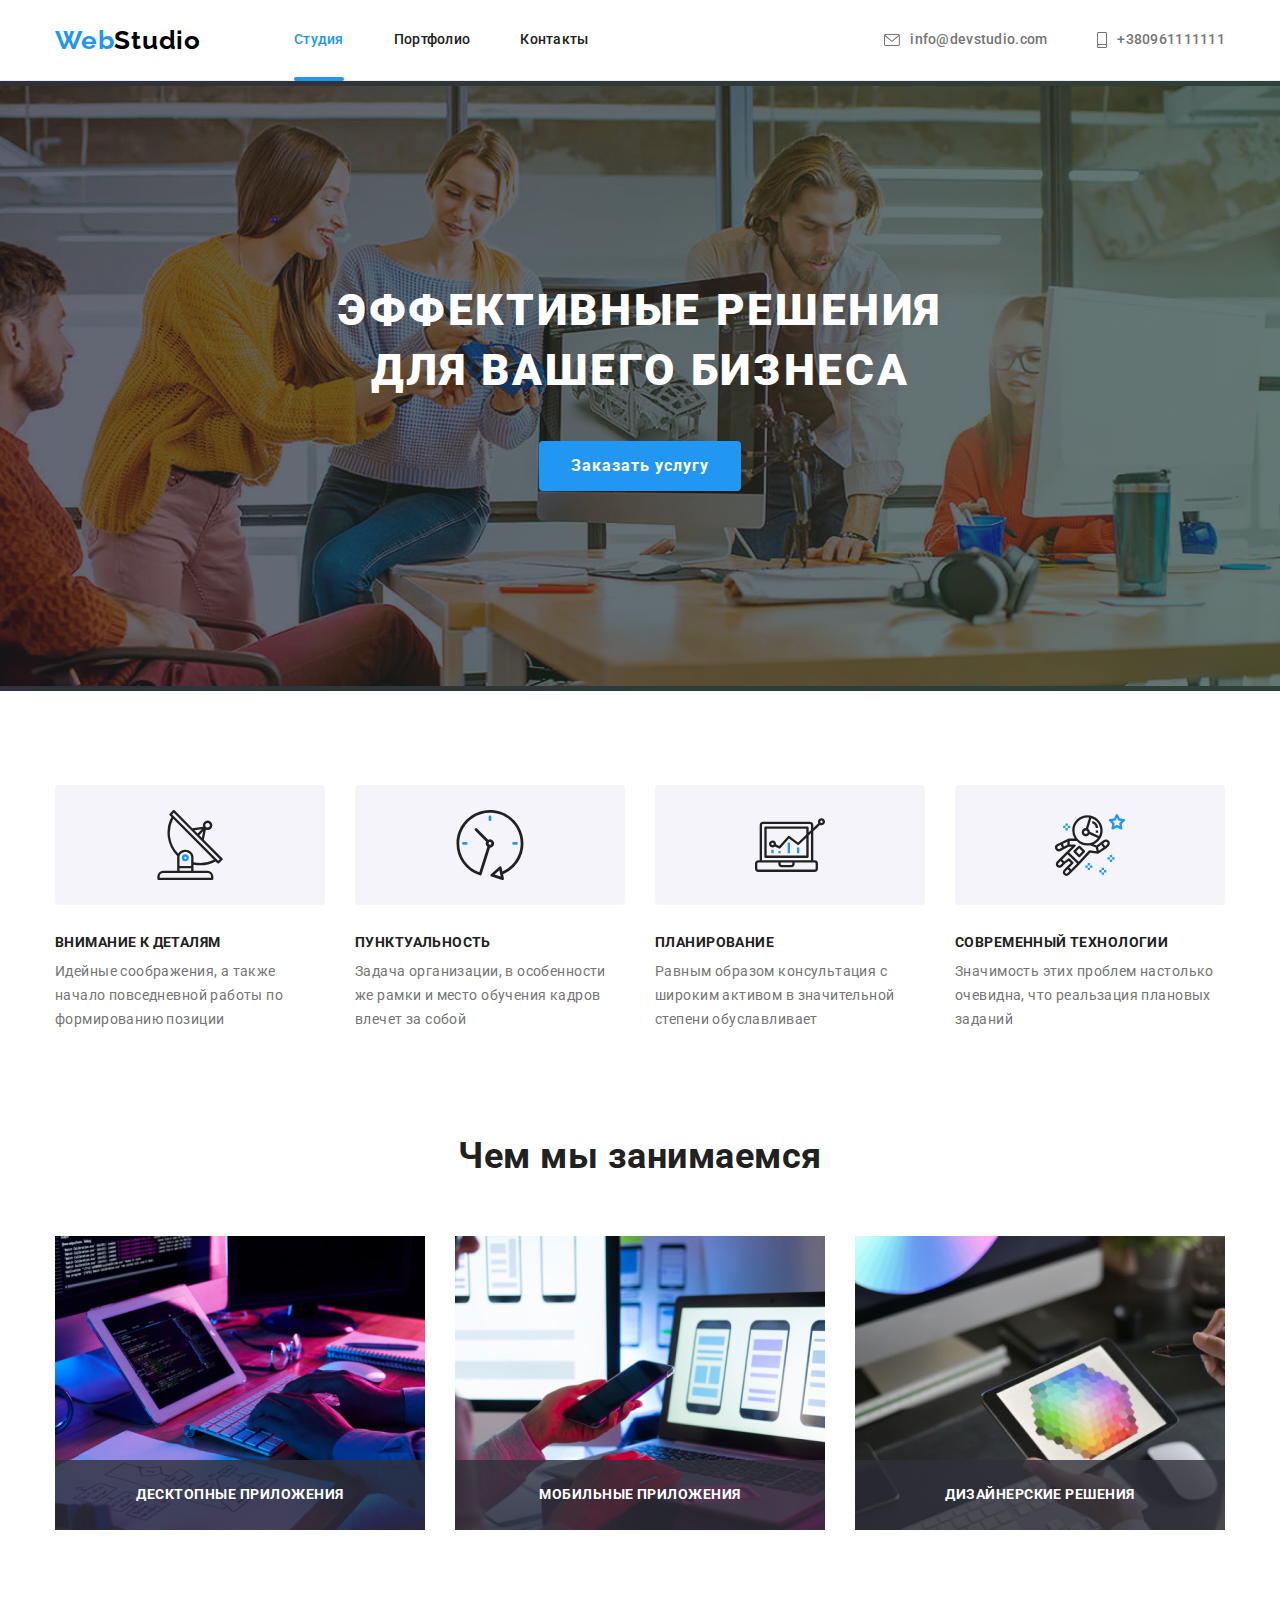
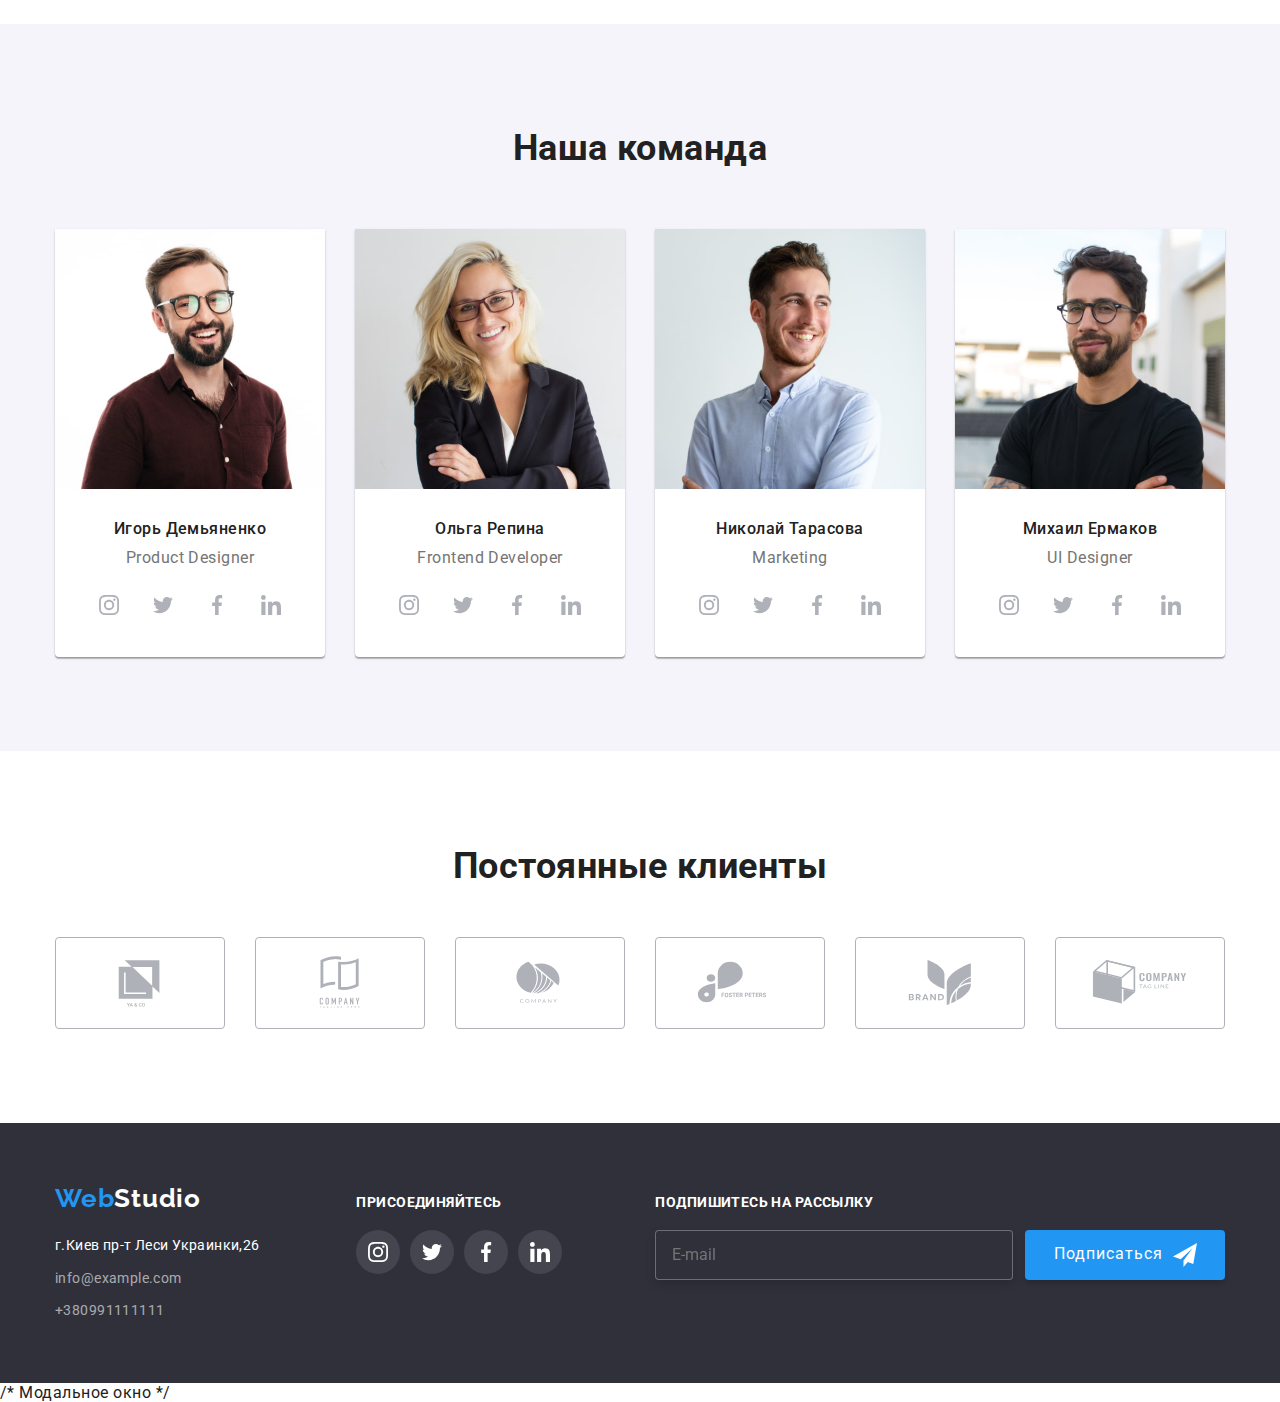
<file: index.html>
<!DOCTYPE html>
<html lang="ru">

<head>
    <meta charset="UTF-8">
    <meta http-equiv="X-UA-Compatible" content="IE=edge">
    <meta name="viewport" content="width=device-width, initial-scale=1.0">
    <title>WebStudio</title>
    <link rel="preconnect" href="https://fonts.googleapis.com">
    <link rel="preconnect" href="https://fonts.gstatic.com" crossorigin>
    <link
        href="https://fonts.googleapis.com/css2?family=Raleway:wght@700&family=Roboto:wght@400;500;700;900&display=swap"
        rel="stylesheet">
    <link rel="stylesheet" href="https://cdn.jsdelivr.net/npm/modern-normalize@1.1.0/modern-normalize.min.css">
    <link rel="stylesheet" href="./CSS/styles.css">
</head>

<body>
    <header class="header">
        <div class="container page-header">
            <nav class="nav">
                <a href="./index.html" class="logo" class="link"><span class="logo-accept">Web</span><span>Studio</span>
                </a>
                <ul class="nav-list-list" class="list-list">
                    <li class=" nav-item">
                        <a class="nav-link current link" href="./index.html">Студия</a></li>
                    <li class="nav-item">
                        <a class="nav-link link" href="./portfolio.html" class="link">Портфолио</a></li>
                    <li class="nav-item">
                        <a class="nav-link link" href="" class="link">Контакты</a></li>
                </ul>
            </nav>

            <ul class="header-contact-list">
                <li class="header-contact-item">
                    <a class="header-mail link" href="maito:info@devstudio.com" class="link">
                        <svg class="thumb-icons" width="16" height="12">
                            <use class="thumb-icons-list" href="./images/icons.svg#icon-envelope-hover">
                            </use>
                        </svg>
                        info@devstudio.com
                    </a>
                </li>
                <li class="header-contact-item">
                    <a class="header-phone link" href="tel:+380961111111" class="link">
                        <svg class="thumb-icons" width="10" height="16">
                            <use class="thumb-icons-list" href="./images/icons.svg#icon-smartphone"></use>
                        </svg>
                        +380961111111
                    </a>
                </li>
            </ul>
        </div>
    </header>
    <main class="main">
        <section class="hero">
            <div class="container">
                <h1 class="hero-title">ЭФФЕКТИВНЫЕ РЕШЕНИЯ<br> ДЛЯ ВАШЕГО БИЗНЕСА</h1>
                <button class=" hero-button" type="button" data-modal-open>Заказать услугу</button>
            </div>
        </section>
        <section class="section">
            <div class="container">
                <h2 hidden>Наши преимущества</h2>
                <ul class="features-list list">
                    <li class="feature-item">
                        <div class="feature-thumb">
                            <svg class="feature-icons" width="70" height="70">
                                <use href="./images/icons.svg#icon-antenna"></use>
                            </svg>
                        </div>
                        <h3 class=" features-title">ВНИМАНИЕ К ДЕТАЛЯМ</h3>
                        <p class="feature-text">Идейные соображения, а также начало повседневной
                            работы по
                            формированию
                            позиции</p>
                    </li>
                    <li class="feature-item">
                        <div class="feature-thumb">
                            <svg class="feature-icons" width="70" height="70">
                                <use href="./images/icons.svg#icon-clock"></use>
                            </svg>
                        </div>
                        <h3 class="features-title">
                            ПУНКТУАЛЬНОСТЬ</h3>
                        <p class="feature-text">Задача организации, в особенности же рамки и место
                            обучения
                            кадров
                            влечет
                            за собой</p>
                    </li>
                    <li class="feature-item">
                        <div class="feature-thumb">
                            <svg class="feature-icons" width="70" height="70">
                                <use href="./images/icons.svg#icon-diagram"></use>
                            </svg>
                        </div>
                        <h3 class="features-title">
                            ПЛАНИРОВАНИЕ
                        </h3>
                        <p class="feature-text">Равным образом консультация с широким активом в
                            значительной
                            степени
                            обуславливает</p>
                    </li>
                    <li class="feature-item">
                        <div class="feature-thumb">
                            <svg class="feature-icons" width="70" height="70">
                                <use href="./images/icons.svg#icon-astronaut"></use>
                            </svg>
                        </div>
                        <h3 class="features-title">СОВРЕМЕННЫЙ
                            ТЕХНОЛОГИИ</h3>
                        <p class="feature-text">Значимость этих проблем настолько очевидна, что
                            реальзация
                            плановых
                            заданий
                        </p>
                    </li>
                </ul>
            </div>

        </section>
        <section class="section services">
            <div class="container">
                <h2 class="services-title">Чем мы занимаемся</h2>
                <ul class="services-list list">
                    <li class="services-item">
                        <img class="services-pic" src="./images/img (1).jpg" alt="Программирование" width="370">
                        <p class="services-text">Десктопные приложения</p>
                    </li>
                    <li class="services-item">
                        <img class="services-pic" src="./images/img (2).jpg" alt="Мобильные приложения" width="370">
                        <p class="services-text">Мобильные приложения</p>
                    </li>
                    <li class="services-item">
                        <img class="services-pic" src="./images/img (3).jpg" alt="Графический дизайн" width="370">
                        <p class="services-text"> Дизайнерские решения</p>
                    </li>
                </ul>
            </div>
        </section>
        <section class="team section">
            <div class="container">
                <h2 class="team-title">Наша команда</h2>
                <ul class="team-list list">
                    <li class="team-iteam">
                        <img class="team-pic" src="./images/img (4).jpg" alt="Игорь Демьяненко" width="270">
                        <div class="worker">
                            <h3 class="team-names">Игорь Демьяненко</h3>
                            <p class="team-text">Product Designer</p>
                            <ul class="worker-media">
                                <li class="worker-media-list">
                                    <a class="worker-media-list-icon" href="">
                                        <svg class="worker-icon" width="20" height="20">
                                            <use href="./images/icons.svg#icon-instagram-2-3"></use>
                                        </svg> </a> </li>
                                <li class="worker-media-list">
                                    <a class="worker-media-list-icon" href="">
                                        <svg class="worker-icon" width="20" height="20">
                                            <use href="./images/icons.svg#icon-twitter"></use>
                                        </svg>
                                    </a>
                                </li>
                                <li class="worker-media-list">
                                    <a class="worker-media-list-icon" href="">
                                        <svg class="worker-icon" width="20" height="20">
                                            <use href="./images/icons.svg#icon-facebook-1"></use>
                                        </svg>
                                    </a>
                                </li>
                                <li class="worker-media-list">
                                    <a class="worker-media-list-icon" href="">
                                        <svg class="worker-icon" width="20" height="20">
                                            <use href="./images/icons.svg#icon-linkedin"></use>
                                        </svg>
                                    </a>
                            </ul>
                        </div>
                    </li>
                    <li class="team-iteam">
                        <img class="team-pic" src="./images/img (5).jpg" alt="Ольга Репина" width="270">
                        <div class="worker">
                            <h3 class="team-names">Ольга Репина</h3>
                            <p class="team-text">Frontend Developer</p>
                            <ul class="worker-media">
                                <li class="worker-media-list">
                                    <a class="worker-media-list-icon" href="">
                                        <svg class="worker-icon" width="20" height="20">
                                            <use href="./images/icons.svg#icon-instagram-2-3"></use>
                                        </svg>
                                    </a>
                                </li>
                                <li class="worker-media-list">
                                    <a class="worker-media-list-icon" href="">
                                        <svg class="worker-icon" width="20" height="20">
                                            <use href="./images/icons.svg#icon-twitter""></use>
                                        </svg>
                                    </a>
                                </li>
                                <li class=" worker-media-list">
                                                <a class="worker-media-list-icon" href="">
                                                    <svg class="worker-icon" width="20" height="20">
                                                        <use href="./images/icons.svg#icon-facebook-1"></use>
                                                    </svg>
                                                </a>
                                </li>
                                <li class="worker-media-list">
                                    <a class="worker-media-list-icon" href="">
                                        <svg class="worker-icon" width="20" height="20">
                                            <use href="./images/icons.svg#icon-linkedin""></use>
                                    </svg>
                                </a>
                                </li>
                            </ul>
                        </div>
                    
                    <li class=" team-iteam">
                                                <img class="team-pic" src="./images/img (6).jpg" alt="Николай Тарасова"
                                                    width="270">
                                                <div class="worker">
                                                    <h3 class="team-names">Николай Тарасова</h3>
                                                    <p class="team-text">Marketing</p>
                                                    <ul class="worker-media">
                                                        <li class="worker-media-list">
                                                            <a class="worker-media-list-icon" href="">
                                                                <svg class="worker-icon" width="20" height="20">
                                                                    <use href="./images/icons.svg#icon-instagram-2-3">
                                                                    </use>
                                                                </svg>
                                                            </a>
                                                        </li>
                                                        <li class="worker-media-list">
                                                            <a class="worker-media-list-icon" href="">
                                                                <svg class="worker-icon" width="20" height="20">
                                                                    <use href="./images/icons.svg#icon-twitter""></use>
                                        </svg>
                                    </a>
                                </li>
                                <li class=" worker-media-list">
                                                                        <a class="worker-media-list-icon" href="">
                                                                            <svg class="worker-icon" width="20"
                                                                                height="20">
                                                                                <use
                                                                                    href="./images/icons.svg#icon-facebook-1">
                                                                                </use>
                                                                            </svg>
                                                                        </a>
                                                        </li>
                                                        <li class="worker-media-list">
                                                            <a class="worker-media-list-icon" href="">
                                                                <svg class="worker-icon" width="20" height="20">
                                                                    <use href="./images/icons.svg#icon-linkedin""></use>
                                    </svg>
                                </a>
                            </ul>
                        </div>
                    </li>
                    <li class=" team-iteam">
                                                                        <img class="team-pic" src="./images/img (7).jpg"
                                                                            alt="Михаил Ермаков" width="270">
                                                                        <div class="worker">
                                                                            <h3 class="team-names">Михаил Ермаков</h3>
                                                                            <p class="team-text">UI Designer</p>
                                                                            <ul class="worker-media">
                                                                                <li class="worker-media-list">
                                                                                    <a class="worker-media-list-icon"
                                                                                        href="">
                                                                                        <svg class="worker-icon"
                                                                                            width="20" height="20">
                                                                                            <use
                                                                                                href="./images/icons.svg#icon-instagram-2-3">
                                                                                            </use>
                                                                                        </svg>
                                                                                    </a>
                                                                                </li>
                                                                                <li class="worker-media-list">
                                                                                    <a class="worker-media-list-icon"
                                                                                        href="">
                                                                                        <svg class="worker-icon"
                                                                                            width="20" height="20">
                                                                                            <use href="./images/icons.svg#icon-twitter""></use>
                                        </svg>
                                    </a>
                                </li>
                                <li class=" worker-media-list">
                                                                                                <a class="worker-media-list-icon"
                                                                                                    href="">
                                                                                                    <svg class="worker-icon"
                                                                                                        width="20"
                                                                                                        height="20">
                                                                                                        <use
                                                                                                            href="./images/icons.svg#icon-facebook-1">
                                                                                                        </use>
                                                                                                    </svg>
                                                                                                </a>
                                                                                </li>
                                                                                <li class="worker-media-list">
                                                                                    <a class="worker-media-list-icon"
                                                                                        href="">
                                                                                        <svg class="worker-icon"
                                                                                            width="20" height="20">
                                                                                            <use
                                                                                                href="./images/icons.svg#icon-linkedin">
                                                                                            </use>
                                                                                        </svg>
                                                                                    </a>
                                                                            </ul>
                                                                        </div>
                                                        </li>
                                                    </ul>
                                                </div>
        </section>
        <section class="clients">
            <div class="container">
                <h2 class="clients-title">Постоянные клиенты</h2>
                <ul class="clients-list">
                    <li class="clients-logo">
                        <a class="clients-logo-icon" href="">
                            <svg class="clients-logo-icons" width="106" height="60">
                                <use href="./images/icons.svg#icon-Logo-1"></use>
                            </svg>
                        </a>
                    </li>
                    <li class="clients-logo">
                        <a class="clients-logo-icon" href="">
                            <svg class="clients-logo-icons" width="106" height="60">
                                <use href="./images/icons.svg#icon-Logo-2"></use>
                            </svg>
                        </a>
                    </li>

                    <li class="clients-logo">
                        <a class="clients-logo-icon" href="">
                            <svg class="clients-logo-icons" width="106" height="60">
                                <use href="./images/icons.svg#icon-Logo-3"></use>
                            </svg>
                        </a>
                    </li>
                    <li class="clients-logo">
                        <a class="clients-logo-icon" href="">
                            <svg class="clients-logo-icons" width="106" height="60">
                                <use href="./images/icons.svg#icon-Logo-4"></use>
                            </svg>
                        </a>
                    </li>
                    <li class="clients-logo">
                        <a class="clients-logo-icon" href="">
                            <svg class="clients-logo-icons" width="106" height="60">
                                <use href="./images/icons.svg#icon-Logo-5"></use>
                            </svg>
                        </a>
                    </li>
                    <li class="clients-logo">
                        <a class="clients-logo-icon" href="">
                            <svg class="clients-logo-icons" width="106" height="60">
                                <use href="./images/icons.svg#icon-Logo-6"></use>
                            </svg>
                        </a>
                    </li>
                </ul>
            </div>
        </section>
    </main>
    <footer class="footer">
        <div class="container footer-container">

            <div class="adress">
                <a class="footer-logo" href="./index.html" class="logo"><span class="logo-accept">Web</span><span
                        class="Studio">Studio</span>
                </a>
                <address class="footer-adress">
                    <ul class="footer-list">
                        <li class="footer-item">
                            <a class="footer-adress-link"
                                href="https://www.google.com/maps/search/%D0%BF%D1%80%D0%BE%D1%81%D0%BF%D0%B5%D0%BA%D1%82+%D0%BB%D0%B5%D1%81%D0%B8+%D1%83%D0%BA%D1%80%D0%B0%D0%B8%D0%BD%D0%BA%D0%B8+26/@50.4728094,30.4184101,12z/data=!3m1!4b1">г.Киев
                                пр-т Леси Украинки,26
                            </a>
                        </li>
                        <li class="footer-item">
                            <a class="footer-mail-link" href="mailto:info@example.com">info@example.com
                            </a>
                        </li>
                        <li class="footer-item"><a class="footer-tel-link" href="tel:+380991111111">+380991111111</a>
                        </li>
                    </ul>
                </address>
            </div>
            <div class="social-footer">
                <h3 class="footer-join">ПРИСОЕДИНЯЙТЕСЬ </h3>
                <ul class="socials-footer-list">
                    <li class="social-footer-iteam">
                        <a class="social-footer-link link" href="">
                            <svg class="footer-icon" width="20" height="20">
                                <use href="./images/icons.svg#icon-instagram-2-4"></use>
                            </svg>
                        </a>
                    </li>
                    <li class="social-footer-iteam">
                        <a class="social-footer-link link" href="">
                            <svg class="footer-icon" width="20" height="20">
                                <use href="./images/icons.svg#icon-twitter-1-5"></use>
                            </svg>
                        </a>
                    </li>
                    <li class="social-footer-iteam">
                        <a class="social-footer-link link" href="">
                            <svg class="footer-icon" width="20" height="20">
                                <use href="./images/icons.svg#icon-facebook"></use>
                            </svg>
                        </a>
                    </li>
                    <li class="social-footer-iteam ">
                        <a class="social-footer-link link" href="">
                            <svg class="footer-icon" width="20" height="20">
                                <use href="./images/icons.svg#icon-linkedin-1-4"></use>
                            </svg>
                        </a>
                    </li>
                </ul>
            </div>

            <form class="form-footer">
                <p class="form-footer-title">Подпишитесь на рассылку</p>
                <div class="from-footer-field">
                    <input type="email" name="mail" id="mail-foot" placeholder="E-mail">
                    <button type="submit" class="form-footer-button">Подписаться
                        <svg class="form-footer-icon">
                            <use href="./images/icons.svg#icon-send"></use>
                        </svg>
                    </button>
            </form>
        </div>
        </div>
    </footer>
    /* Модальное окно */
    <div class="backdrop is-hidden" data-modal="">
        <div class="modal">
            <button type="button-modal" class="close-btn" data-modal-close="">
                <svg class="icon-button-svg" width="11" height="11">
                    <use href="./images/icons.svg#icon-close"></use>
                </svg>
            </button>
            <form class="form">
                <p class="title-form">Оставьте свои данные, мы вам перезвоним</p>
                <div class="from-field">
                    <label for="name">Имя</label>
                    <input type="text" name="name" id="name">
                    <svg class="form-icon">
                        <use href="./images/icons.svg#icon-person" width="12" height="12"></use>
                    </svg>
                </div>
                <div class="from-field">
                    <label for="tel">Телефон</label>
                    <input type="tel" name="tel" id="tel">
                    <svg class="form-icon">
                        <use href="./images/icons.svg#icon-phone" width="13" height="13"></use>
                    </svg>
                </div>
                <div class="from-field">
                    <label for="mail">Почта</label>
                    <input type="email" name="mail" id="mail">
                    <svg class="form-icon">
                        <use href="./images/icons.svg#icon-email" width="15" height="12"></use>
                    </svg>
                </div>
                <div class="from-field">
                    <label for="comment">Коментарий</label>
                    <textarea class="form-comment" name="comment" id="comment" rows="1"
                        placeholder="Введите текст"></textarea>
                </div>
                <div class="from-field-checkbox">

                    <label for="policy">Соглашаюсь с рассылкой и принимаю <a class="policy" href="">Условия договора</a>
                        <input class="checkbox" type="checkbox" name="policy" id="policy">
                        <svg class="checkbox-icon-svg " width="16" height="15">
                            <use href="./images/icons.svg#icon-icon-check-2"></use>
                        </svg>
                    </label>

                </div>
                <button type="submit" class="form-button">Отправить</button>
            </form>
        </div>
    </div>
    <script src=" ./js/modal.js"> </script>
</body>

</html>
</file>
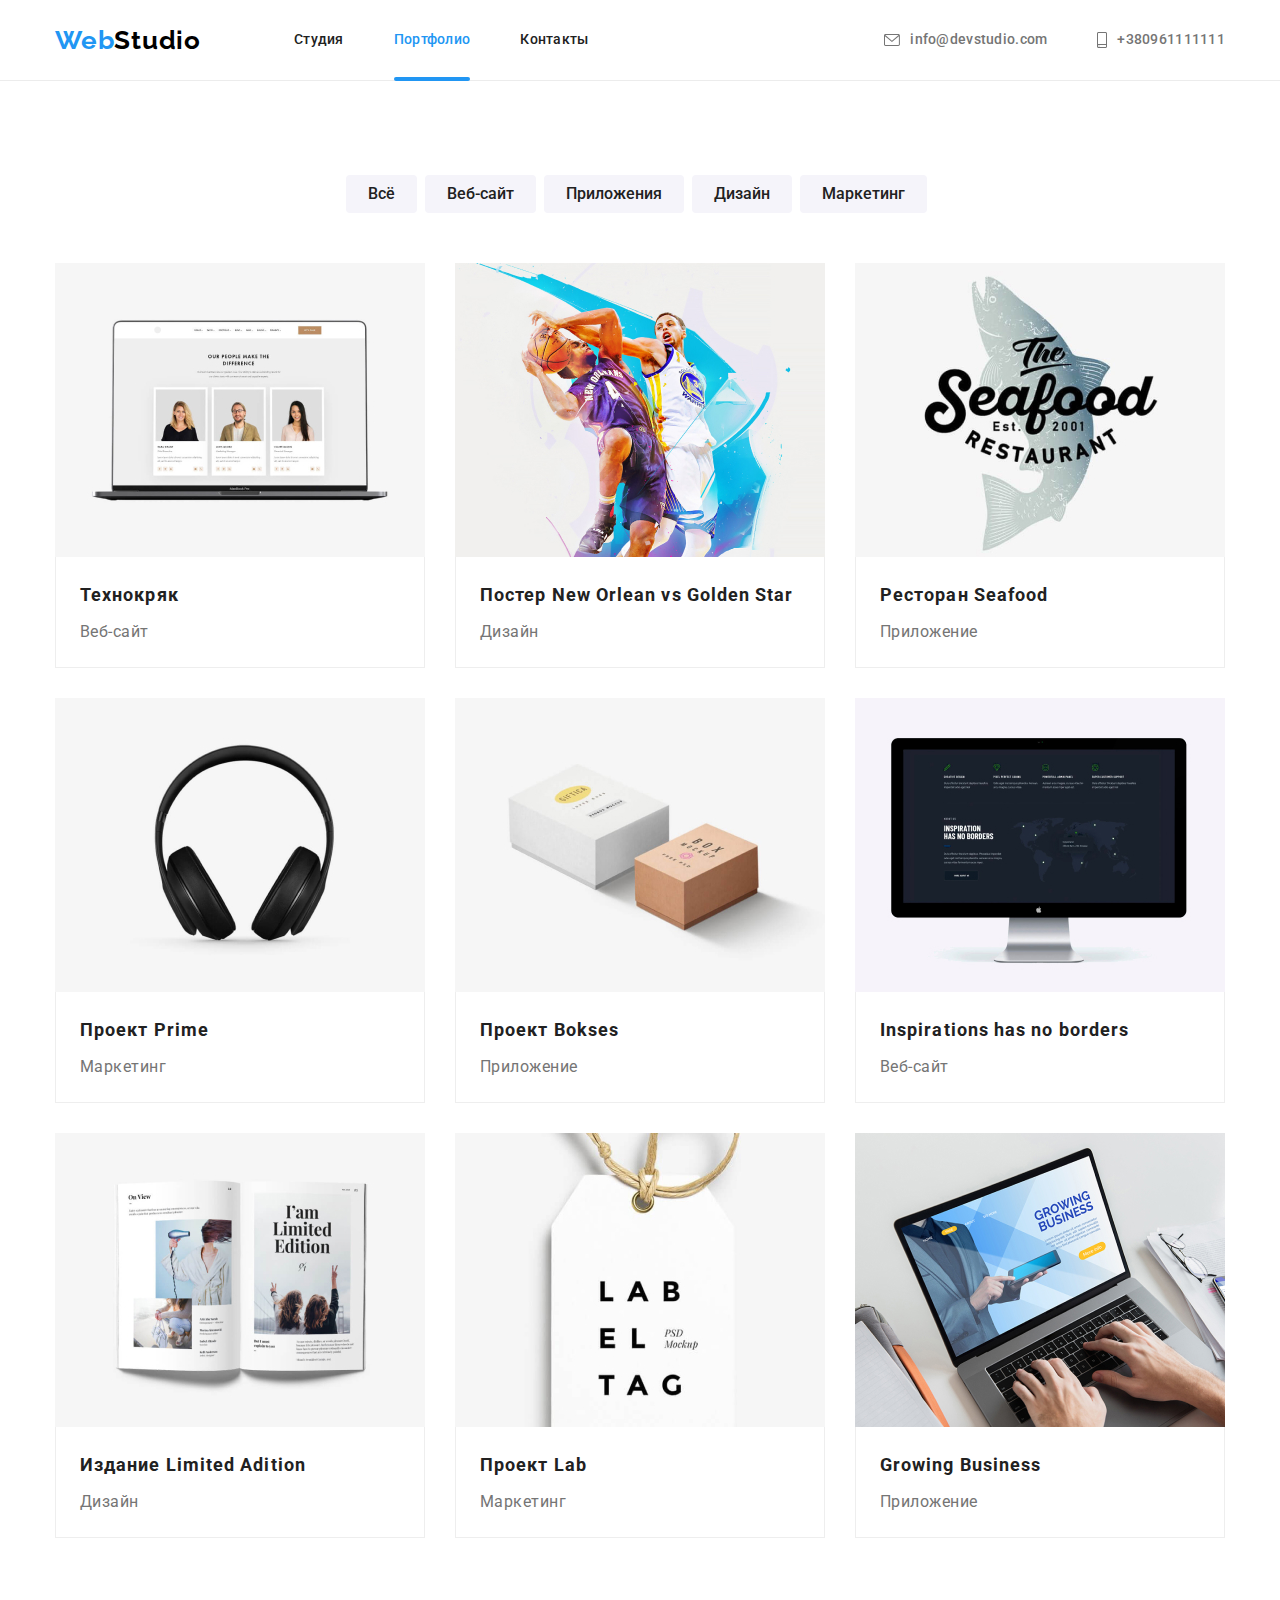
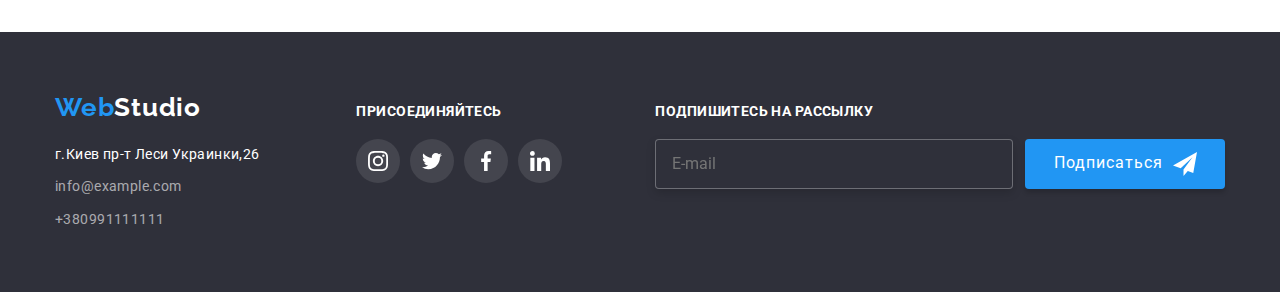
<file: portfolio.html>
<!DOCTYPE html>
<html lang="en">

<head>
    <meta charset="UTF-8">
    <meta http-equiv="X-UA-Compatible" content="IE=edge">
    <meta name="viewport" content="width=device-width, initial-scale=1.0">
    <title>Portfolio</title>
    <link rel="preconnect" href="https://fonts.googleapis.com">
    <link rel="preconnect" href="https://fonts.gstatic.com" crossorigin>
    <link
        href="https://fonts.googleapis.com/css2?family=Raleway:wght@700&family=Roboto:wght@400;500;700;900&display=swap"
        rel="stylesheet">
    <link rel="stylesheet" href="https://cdn.jsdelivr.net/npm/modern-normalize@1.1.0/modern-normalize.min.css">
    <link rel="stylesheet" href="./CSS/styles.css">
</head>

<body>
    <header class="header">
        <div class="container page-header">
            <nav class="nav">
                <a href="./index.html" class="logo" class="link"><span class="logo-accept">Web</span><span>Studio</span>
                </a>
                <ul class="nav-list-list" class="list-list">
                    <li class=" nav-item">
                        <a class="nav-link link" href="./index.html">Студия</a></li>
                    <li class="nav-item">
                        <a class="nav-link current link" href="./portfolio.html" class="link">Портфолио</a></li>
                    <li class="nav-item">
                        <a class="nav-link link" href="" class="link">Контакты</a></li>
                </ul>
            </nav>

            <ul class="header-contact-list">
                <li class="header-contact-item">
                    <a class="header-mail link" href="maito:info@devstudio.com" class="link">
                        <svg class="thumb-icons" width="16" height="12">
                            <use class="thumb-icons-list" href="./images/icons.svg#icon-envelope-hover">
                            </use>
                        </svg>
                        info@devstudio.com
                    </a>
                </li>
                <li class="header-contact-item">
                    <a class="header-phone link" href="tel:+380961111111" class="link">
                        <svg class="thumb-icons" width="10" height="16">
                            <use class="thumb-icons-list" href="./images/icons.svg#icon-smartphone"></use>
                        </svg>
                        +380961111111
                    </a>
                </li>
            </ul>
        </div>
    </header>
    <main>
        <section class=" section">
            <div class="container">
                <h1 hidden>Блок кнопок </h1>
                <ul class="filter-list list ">
                    <li class="filter-iteam">
                        <button type="button" class="filter-button ">Всё</button></li>
                    <li class="filter-iteam">
                        <button type="button" class="filter-button">Веб-сайт</button></li>
                    <li class="filter-iteam">
                        <button type="button" class="filter-button">Приложения</button></li>
                    <li class="filter-iteam">
                        <button type="button" class="filter-button">Дизайн</button></li>
                    <li class="filter-iteam">
                        <button type="button" class="filter-button">Маркетинг</button></li>
                </ul>
                <ul class="projects list">
                    <li class="projects-item">
                        <a href="" class="projects-link link">
                            <div class="projects-overlayy">
                                <img class="projects-pic" src="./Images Port/img (10).jpg" alt="Ноут с сайтом"
                                    width="370" height="294">
                                <p class="projects-descr">Ресурс предлагает комплексные предложения с разным уровнем
                                    функционала и сервисов.
                                    Все это позволит посетителю
                                    получить исчерпывающие сведения окомпании или частном лице.</p>
                            </div>
                            <div class="card">
                                <h2 class="projects-title">Технокряк</h2>
                                <p class="projects-text">Веб-сайт</p>
                            </div>
                        </a>
                    </li>
                    <li class="projects-item">
                        <a href="" class="projects-link link">
                            <div class="projects-overlayy">
                                <img class="projects-pic" src="./Images Port/img (11).jpg" alt="Баскетболисты"
                                    width="370" height="294">
                                <p class="projects-descr">Ресурс предлагает комплексные предложения с разным уровнем
                                    функционала и сервисов.
                                    Все это позволит посетителю
                                    получить исчерпывающие сведения окомпании или частном лице.</p>
                            </div>
                            <div class="card">
                                <h2 class="projects-title">Постер New Orlean vs Golden Star</h2>
                                <p class="projects-text">Дизайн</p>
                            </div>
                        </a>
                    </li>
                    <li class="projects-item">
                        <a href="" class="projects-link link">
                            <div class="projects-overlayy">
                                <img class="projects-pic" src="./Images Port/img (12).jpg" alt="Ресторан" width="370"
                                    height="294">
                                <p class="projects-descr">Ресурс предлагает комплексные предложения с разным уровнем
                                    функционала и сервисов.
                                    Все это позволит посетителю
                                    получить исчерпывающие сведения окомпании или частном лице.</p>
                            </div>
                            <div class="card">
                                <h2 class="projects-title">Ресторан Seafood</h2>
                                <p class="projects-text">Приложение</p>
                            </div>
                        </a>
                    </li>
                    <li class="projects-item">
                        <a href="" class="projects-link link">
                            <div class="projects-overlayy">
                                <img class="projects-pic" src="./Images Port/img (13).jpg" alt="Науникик" width="370"
                                    height="294">
                                <p class="projects-descr">Ресурс предлагает комплексные предложения с разным уровнем
                                    функционала и сервисов.
                                    Все это позволит посетителю
                                    получить исчерпывающие сведения окомпании или частном лице.</p>
                            </div>
                            <div class="card">
                                <h2 class="projects-title">Проект Prime</h2>
                                <p class="projects-text">Маркетинг</p>
                            </div>
                        </a>
                    </li>
                    <li class="projects-item">
                        <a href="" class="projects-link link">
                            <div class="projects-overlayy">
                                <img class="projects-pic" src="./Images Port/img (14).jpg" alt="Боксы" width="370"
                                    height="294">
                                <p class="projects-descr">Ресурс предлагает комплексные предложения с разным уровнем
                                    функционала и сервисов.
                                    Все это позволит посетителю
                                    получить исчерпывающие сведения окомпании или частном лице.</p>
                            </div>
                            <div class="card">
                                <h2 class="projects-title">Проект Bokses</h2>
                                <p class="projects-text">Приложение</p>
                            </div>
                        </a>
                    </li>
                    <li class="projects-item">
                        <a href="" class="projects-link link">
                            <div class="projects-overlayy">
                                <img class="projects-pic" src="./Images Port/img (15).jpg" alt="Пример сайта"
                                    width="370" height="294">
                                <p class="projects-descr">Ресурс предлагает комплексные предложения с разным уровнем
                                    функционала и сервисов.
                                    Все это позволит посетителю
                                    получить исчерпывающие сведения окомпании или частном лице.</p>
                            </div>
                            <div class="card">
                                <h2 class="projects-title">Inspirations has no borders</h2>
                                <p class="projects-text">Веб-сайт</p>
                            </div>
                        </a>
                    </li>
                    <li class="projects-item">
                        <a href="" class="projects-link link">
                            <div class="projects-overlayy">
                                <img class="projects-pic" src="./Images Port/img (16).jpg" alt="книга" width="370"
                                    height="294">
                                <p class="projects-descr">Ресурс предлагает комплексные предложения с разным уровнем
                                    функционала и сервисов.
                                    Все это позволит посетителю
                                    получить исчерпывающие сведения окомпании или частном лице.</p>
                            </div>
                            <div class="card">
                                <h2 class="projects-title">Издание Limited Adition</h2>
                                <p class="projects-text">Дизайн</p>
                            </div>
                        </a>
                    </li>
                    <li class="projects-item">
                        <a href="" class="projects-link link">
                            <div class="projects-overlayy">
                                <img class="projects-pic" src="./Images Port/img (17).jpg" alt="Бирка" width="370"
                                    height="294">
                                <p class="projects-descr">Ресурс предлагает комплексные предложения с разным уровнем
                                    функционала
                                    и сервисов.
                                    Все это позволит посетителю
                                    получить исчерпывающие сведения окомпании или частном лице.</p>
                            </div>
                            <div class="card">
                                <h2 class="projects-title">Проект Lab</h2>
                                <p class="projects-text">Маркетинг</p>
                            </div>
                        </a>
                    </li>
                    <li class="projects-item">
                        <a href="" class="projects-link link">
                            <div class="projects-overlayy">
                                <img class="projects-pic" src="Images Port/img (18).jpg" alt="Пример приложения"
                                    width="370" height="294">
                                <p class="projects-descr">Ресурс предлагает комплексные предложения с разным уровнем
                                    функционала
                                    и сервисов.
                                    Все это позволит посетителю
                                    получить исчерпывающие сведения окомпании или частном лице.</p>
                            </div>
                            <div class="card">
                                <h2 class="projects-title">Growing Business</h2>
                                <p class="projects-text">Приложение</p>
                            </div>
                        </a>
                    </li>
                </ul>


            </div>

        </section>
    </main>
    <footer class="footer">
        <div class="container footer-container">

            <div class="adress">
                <a class="footer-logo" href="./index.html" class="logo"><span class="logo-accept">Web</span><span
                        class="Studio">Studio</span>
                </a>
                <address class="footer-adress">
                    <ul class="footer-list">
                        <li class="footer-item">
                            <a class="footer-adress-link"
                                href="https://www.google.com/maps/search/%D0%BF%D1%80%D0%BE%D1%81%D0%BF%D0%B5%D0%BA%D1%82+%D0%BB%D0%B5%D1%81%D0%B8+%D1%83%D0%BA%D1%80%D0%B0%D0%B8%D0%BD%D0%BA%D0%B8+26/@50.4728094,30.4184101,12z/data=!3m1!4b1">г.Киев
                                пр-т Леси Украинки,26
                            </a>
                        </li>
                        <li class="footer-item">
                            <a class="footer-mail-link" href="mailto:info@example.com">info@example.com
                            </a>
                        </li>
                        <li class="footer-item"><a class="footer-tel-link" href="tel:+380991111111">+380991111111</a>
                        </li>
                    </ul>
                </address>
            </div>
            <div class="social-footer">
                <h3 class="footer-join">ПРИСОЕДИНЯЙТЕСЬ </h3>
                <ul class="socials-footer-list">
                    <li class="social-footer-iteam">
                        <a class="social-footer-link link" href="">
                            <svg class="footer-icon" width="20" height="20">
                                <use href="./images/icons.svg#icon-instagram-2-4"></use>
                            </svg>
                        </a>
                    </li>
                    <li class="social-footer-iteam">
                        <a class="social-footer-link link" href="">
                            <svg class="footer-icon" width="20" height="20">
                                <use href="./images/icons.svg#icon-twitter-1-5"></use>
                            </svg>
                        </a>
                    </li>
                    <li class="social-footer-iteam">
                        <a class="social-footer-link link" href="">
                            <svg class="footer-icon" width="20" height="20">
                                <use href="./images/icons.svg#icon-facebook"></use>
                            </svg>
                        </a>
                    </li>
                    <li class="social-footer-iteam ">
                        <a class="social-footer-link link" href="">
                            <svg class="footer-icon" width="20" height="20">
                                <use href="./images/icons.svg#icon-linkedin-1-4"></use>
                            </svg>
                        </a>
                    </li>
                </ul>
            </div>

            <form class="form-footer">
                <p class="form-footer-title">Подпишитесь на рассылку</p>
                <div class="from-footer-field">
                    <input type="email" name="mail" id="mail" placeholder="E-mail">
                    <button type="submit" class="form-footer-button">Подписаться
                        <svg class="form-footer-icon">
                            <use href="./images/icons.svg#icon-send"></use>
                        </svg>
                    </button>
            </form>
        </div>
        </div>
    </footer>
</body>

</html>
</file>
<file: CSS/styles.css>
:root{
        /* Основные шрифты */
        --main-font: 'Roboto', sans-serif;
        --secondary-font: 'Raleway', sans-serif;

        /* Цвет текста */
        --primary-text-color: #212121;
        --secondary-text-color: #757575;
        --white-text-color: #ffffff;
        --footer-contacts-text: rgba(255, 255, 255, 0.6);
        --accent-text-color: #2196f3;

        /* Цвет фона */
        --background-color: #ffffff;
        --secondary-backgraund-color: #f5f4fa;
        --dark-background-color: #2f303a;
        --card-border: 1px solid #eeeeee;
        --card-list-gap: 15px;
    }


body {
   font-family: var(--main-font);
   font-size: 16px;
   line-height: 1.19;
   letter-spacing: 0.03em;
   color: var(--primary-text-color);
   background-color: var(--background-color);
   
}
.link:hover{
    color: var(--accent-text-color);
}

.container{
width: 1200px;
margin-right:auto;
margin-left: auto;
padding: 0 15px;
}

.hero{
    text-align: center;
    background-color: #2F303A;
    padding-top: 200px;
    padding-bottom: 200px;
    background-image: linear-gradient(to right, rgba(47, 48, 58, 0.4), rgba(47, 92, 58, 0.4)),
    url(../images/background.jpg);
    background-repeat: no-repeat;
    background-position: 50% 50%;
    max-width: 1600px;
    margin: 0 auto;
    background-size: auto;

}

p,
h1,
h2,
h3,
h4,
h5,
h6{
    margin: 0;
}
ul,
ol{
    margin: 0;
    padding: 0;    
    list-style: none;
}
.link:focus{
    color: var(--accent-text-color);
    ;
}

  
.logo {
    font-family: Raleway;
    font-weight: 700;
    font-size: 26px;
    line-height: 1.19;
    text-decoration: none;
    letter-spacing: 0.03em;
   
    
    
}
.section{
    padding-top: 94px;
    padding-bottom: 94px;
}


.nav-link {
padding-top: 32px;
padding-bottom: 32px;
display: block;


color: var(--primary-text-color);

font-weight: 500;
font-size: 14px;
line-height: 1.14;
letter-spacing: 0.02em;
transition: color 250ms cubic-bezier(0.4, 0, 0.2, 1);


}

.current {
    color: var(--accent-text-color);
}

/* Контакты в хедере */
.header-phone,
.header-mail {
    font-weight: 500;
    font-size: 14px;
    line-height: 1.14;
    letter-spacing: 0.02em;
    color: var(--secondary-text-color);
    list-style-type: none;
    
}
.logo-accept{
    color: var(--accent-text-color);
}
.header-phone.link:hover
.header-phone.link:focus{
    color: var(--accent-text-color) ;
}
.hero-title {
    text-align: center;
    font-weight: 900;
    font-size: 44px;
    line-height: 1.36;

    /* or 136% */
    letter-spacing: 0.06em;
    

    color: #FFFFFF;
    margin-bottom: 40px;
}


.hero-button {
    font-family: inherit;
    font-weight: 700;
    font-size: 16px;
    line-height: 1.87;
    align-items: center;
    letter-spacing: 0.06em;
    color: var(--white-text-color);
    background-color: var(--accent-text-color);
    cursor: pointer;
    padding: 10px 32px;
    border-radius: 4px;
    border: none;
    
    
   
}

.hero-button:hover {
    background-color: #188ce8;
    
}



.features-title {
   margin-bottom: 10px;
   margin-top: 0px;
   font-style: normal;
   font-weight: 700;
   font-size: 14px;
   line-height: 1.14;
   letter-spacing: 0.03em;
   text-transform: uppercase;

   
    color: var(--primary-text-color);
}

.feature-text {
    font-family: Roboto;
    font-style: normal;
    font-weight: normal;
    font-size: 14px;
    line-height: 1.71;
    /* or 171% */

    letter-spacing: 0.03em;

    

    color: var(--secondary-text-color);
}

.services-title,
.team-title {
    font-weight: 700;
    font-size: 36px;
    line-height: 1.67;
    text-align: center;
    color: var(--primary-text-color);
    margin-bottom: 50px;
}

.team-names {
    font-weight: 500;
    font-size: 16px;
    line-height: 1.19;
    text-align: center;
    letter-spacing: 0.03em;
}

.team-text {
    font-size: 16px;
    line-height: 19px;
    text-align: center;
    color: var(--secondary-text-color);
    letter-spacing: 0.03em;
    margin-bottom: 16px;
    margin-top: 10px;

}

/* Страница портфолио main */
/* Фильтр кнопки*/
.filter-button {
    padding: 6px 22px;
    border-radius: 4px;
    border: 0;
    font-family: inherit;
    font-weight: 500;
    font-size: 16px;
    line-height: 1.62;
    color: var(--primary-text-color);
    background-color: #f5f4fa;
    cursor: pointer;
    transition: color 250ms cubic-bezier(0.4, 0, 0.2, 1),
    background-color 250ms cubic-bezier(0.4, 0, 0.2, 1),
    box-shadow  250ms cubic-bezier(0.4, 0, 0.2, 1);
}

.filter-button:hover,
.filter-button:focus {
    color: var(--white-text-color);
    background-color: var(--accent-text-color);
    box-shadow: 0px 3px 1px rgba(0, 0, 0, 0.1), 0px 1px 2px rgba(0, 0, 0, 0.08),
    0px 2px 2px rgba(0, 0, 0, 0.12);
}

/* Секция projects" */
.projects-title {
    font-weight: 700;
    font-size: 18px;
    line-height: 2;
    letter-spacing: 0.06em;
    color: var(--primary-text-color);
    margin-bottom: 4px;
    margin-top: 0px;
}

.projects-text {
    font-size: 16px;
    line-height: 1.87;
    color: var(--secondary-text-color);
}

.projects-title:hover,
.projects-text:hover,
.projects-title:focus,
.projects-text:focus {
    color: var(--accent-text-color);
}

.footer{
    background-color: #2F303A;
    padding-top: 60px;
    padding-bottom: 60px;
   
}
.footer-logo{
   font-family: Raleway;
   font-style: normal;
   font-weight: bold;
   font-size: 26px;
   line-height: 1.19;
   /* identical to box height */

   letter-spacing: 0.03em;
   text-decoration: none;
   
}
.footer-list{
    list-style: none;
}
.footer-item {
    font-size: 14px;
    line-height: 1.71;
    letter-spacing: 0.03em;

}
.footer-adress-link {
    font-family: Roboto;
    font-style: normal;
    font-weight: 400;
    font-size: 14px;
    line-height: 1.71;
    /* or 171% */

    letter-spacing: 0.03em;

    color: #FFFFFF;
    text-decoration: none;


}
.footer-mail-link {
   font-size: 14px;
   line-height: 1.71;
   letter-spacing: 0.03em;
   color: rgba(255, 255, 255, 0.6);
   text-decoration: none;
}
.footer-tel-link{
font-size: 14px;
line-height: 1.71;
letter-spacing: 0.03em;
color: rgba(255, 255, 255, 0.6);
text-decoration: none;


}
span{
    color: #000;
     var(--white-text-color)
}
.link{
   text-decoration: none;
   transition: color 250ms cubic-bezier(0.4, 0, 0.2, 1);
}
.Studio{
    color: #FFFFFF;
}
.footer-adress{
    font-style: normal;
}
.header-contact-list{
    display: flex;
    
    margin-left: auto;
}
.projects-item-list
{
    list-style-type: none;
}
.nav-list-list{
    list-style-type: none;
    margin: 0px;
    padding: 0px;
    display: flex;
    margin-left: 93px;
    
}
.nav-list-list .nav-item{
    margin-right: 50px;
}
.nav-list-list .nav-item:last-child{
    margin-right: 0px;
}

.header-contact-list .header-contact-item + .header-contact-item{
    margin-left: 50px;
}
.nav{
    display: flex;
    align-items: center;
}

.header {
 border-bottom: 1px solid 
#ECECEC ;

}
    


.page-header{
    display: flex;
    align-items: center;
    
}

.features-list{
    display: flex;
   
    
}
.services-list{
    display: flex;
}
.team-list{
   display: flex;
     
}
.services-item{
    margin-right: 30px;
}
.services-item:last-child{
    margin-right: 0px;
}
.team-iteam {
    margin-right: 30px;
    margin-left: 0px;
    background-color: #fff;
    box-shadow: 0px 1px 3px rgb(0 0 0 / 12%), 0px 1px 1px rgb(0 0 0 / 14%), 0px 2px 1px rgb(0 0 0 / 20%);
    border-radius: 0px 0px 4px 4px;
    

}
.flex-elements{
    display: flex;
}


.projects-item {
    margin-right: 30px;
    margin-bottom: 30px;
    }

.projects-item:nth-child(3n) {
    margin-right: 0;
}
.filter-list {
    display: flex;
    justify-content: center;
    margin-bottom: 50px;
    
}

.feature-item{
    margin-right: 30px;
    width: 270px;
}

.feature-item:last-child{
    margin-right: 0px;
}
.services{
    padding-top: 0;
}
img{
    display: block;
    max-width: 100%;
    height: auto;
}
.team{
    background-color: #F5F4FA;
}
.team-iteam:last-child{
    margin-right: 0px
}
.projects{
    display: flex;
    flex-wrap: wrap;
}
.worker{
    padding-top: 30px;
    padding-bottom: 30px;
}

.team-names {
    
    text-align: center;
}
.footer-item{
    margin-bottom: 9px;
}
.footer-item:last-child{
    margin-bottom: 0px;
}
footer a.footer-logo {
    display: block;

    margin-bottom: 20px;
    margin-right: 0;
}
.filter-iteam{
    margin-right: 8px;
}

.projects-item:nth-last-child(-n+3){
    margin-bottom: 0px;
}
.thumb-icons {
    margin-right: 10px;
    fill: currentColor;
}
.thumb {
    display: flex;
    align-items: center;
    padding-left: 100px;
    padding-right: 100px;
    margin-top: 0px;
    margin-bottom: 30px;
    background: #F5F4FA;
    border-radius: 4px;
    width: 270px;
    height: 120px;
    left: 1115px;

}
.thumb-icons {
    justify-content: center;
    transition: fill 250ms cubic-bezier(0.4, 0, 0.2, 1);
}


.footer-join{
  font-family: 'Roboto';
  font-style: normal;
  font-weight: 700;
  font-size: 14px;
  line-height: 1.1;
  letter-spacing: 0.03em;
  margin-bottom: 20px;
  color: #FFFFFF;
  text-transform: uppercase;
  
}

.worker-media-list:last-child{
    margin-right: 0;
}
.worker-media-list{
    width: 44px;
    height: 44px;
    margin-right: 10px;
    
}
.worker-media{
    display: flex;
    justify-content: center;
    padding-bottom: 30px;
    width: 100%;
    border-radius: 50%;
    background-position: center;
    background-size: 20px;
    padding: 0;
    }

.worker{
    padding-top: 30px;
}
.clients {
    text-align: center;
    padding-top: 94px;
    padding-bottom: 94px;
}
.clients-list {
    display: flex;
    justify-content: center;
    padding-left: 0;
    margin-top: 0;
    margin-bottom: 0;
}

.clients-logo {
    width: 170px;
    height: 92px;
    margin-right: 30px;
    list-style: none;
    transition: 250ms cubic-bezier(0.4, 0, 0.2, 1);
}

.clients-logo:last-child {
    margin: 0;
}

.clients-logo-icon {
    display: flex;
    align-items: center;
    justify-content: center;
    border: 1px solid #afb1b8;
    border-radius: 4px;
    width: 100%;
    height: 100%;
    transition: color 250ms cubic-bezier(0.4, 0, 0.2, 1),
    border-color 250ms cubic-bezier(0.4, 0, 0.2, 1);
    fill: #AFB1B8 ;
}



.clients-logo-icon:hover ,
.clients-logo-icon:focus {
  fill: var(--accent-text-color);
  border: 1px solid var(--accent-text-color);
  border-color: var(--accent-text-color);
}

.clients-logo:focus {
    fill: var(--accent-text-color);
  border: 1px solid var(--accent-text-color);
  border-color: var(--accent-text-color);
}
.clients-title{
       margin-bottom: 50px;
       font-weight: 700;
       font-size: 36px;
       line-height: 1.17;
}
.worker-media-list:hover
.worker-media-list:focus{
  background-color: #2196f3;
  border-radius: 50%;
}

  


.projects-link.link:hover,
.projects-link.link:focus{
    box-shadow: 0px 3px 1px rgba(0, 0, 0, 0.1), 0px 1px 2px rgba(0, 0, 0, 0.08),
    0px 2px 2px rgba(0, 0, 0, 0.12);
}


.social-footer {
    
    margin-left: 70px;
    
    
}
.socials-footer-list {
    display: flex;
    align-items: center;
    justify-content: center;
    margin: 0;
    padding: 0;
    list-style-type: none;
}
.social-footer-iteam {
    display: flex;
    padding: 0px;
    border: none;
    width: 44px;
    height: 44px;
    border-radius: 50%;
    background-color: rgb(255, 255, 255, 10%);
    justify-content: center;
    align-items: center;
    transition: 250ms cubic-bezier(0.4, 0, 0.2, 1);
}
.social-footer-iteam:not(:last-child) {
    margin-right: 10px;
}
.social-footer-link {
    display: flex;
    transition: background-color 250ms cubic-bezier(0.4, 0, 0.2, 1),
    color 250ms cubic-bezier(0.4, 0, 0.2, 1);
}


.link {
    text-decoration: none;
    transition: color 250ms cubic-bezier(0.4, 0, 0.2, 1);
}
.projects-link{
        transition: 250ms cubic-bezier(0.4, 0, 0.2, 1);
            transition: box-shadow 250ms cubic-bezier(0.4, 0, 0.2, 1);
                
    }

.social-footer-iteam:hover,
.social-footer-iteam:focus {
 background-color: var(--accent-text-color);
 }  
  
.worker-media-list-icon:hover,
.worker-media-list-icon:focus{
    background-color: var(--accent-text-color);
    border: none;
    border-radius: 50%;
   
    
}

.header-mail.link{
display: flex;
align-items: center;
}
.header-phone.link{
 display: flex;
 align-items: center;   
}
.feature-thumb{
     display: flex;
    align-items: center;
    margin-bottom: 30px;
    background: #F5F4FA;
    border-radius: 4px;
    width: 270px;
    height: 120px;
    justify-content: center;
}
.worker-media-list-icon{
    display: flex;
    width: 100%;
    height: 100%;
    border-radius: 50%;
    align-items:center ;
    justify-content: center;
    transition: background-color 250ms cubic-bezier(0.4, 0, 0.2, 1),
    fill 250ms cubic-bezier(0.4, 0, 0.2, 1);
}
.footer-container{
    display: flex;
    align-items: baseline;
}
.projects-link.link{
    display: block;
    
}
.card{
    border: 1px solid var(--card-border);
    background: #FFFFFF;
    border-bottom: 1px solid #EEEEEE;
    border-left: 1px solid #EEEEEE;
    border-right: 1px solid #EEEEEE;
    padding: 20px 24px;
}
.worker-icon{
    fill: #AFB1B8;
    transition: fill 250ms cubic-bezier(0.4, 0, 0.2, 1);
}

.worker-media-list-icon:hover .worker-icon,
.worker-media-list-icon:focus .worker-icon
{
    fill:#FFFFFF;
}
.footer-icon{
fill: 
#FFFFFF;
width: 20px;
height: 20px;
}
.current{
    position: relative;
}
 .current::after{
      content: "";

  position: absolute;
  left: 0;
  bottom: -1px;

  display: block;
  width: 100%;
  height: 4px;
  background-color: var(--accent-text-color);
  border-radius: 2px;
}
.services-item{
    position: relative;
}
.services-text {
    display: flex;
    justify-content: center;
    align-items: center;
    width: 100%;
    position: absolute;
    bottom: 0;
    left: 0;
    height: 70px;
    font-weight: bold;
    font-size: 14px;
    line-height: 1.14;
    text-transform: uppercase;
    color: var(--background-color);
    background-color: rgba(47, 48, 58, 0.8);
}
.projects-link.link:hover .projects-descr,
.projects-link.link:focus .projects-descr{
    transform: translateY(0%);
    transition-duration: 250ms;
}
.projects-overlayy{
    position: relative;
    overflow: hidden;
    }
.projects-descr{
    position: absolute;
    top: 0;
    left: 0;
    font-weight:400 ;
    font-size: 18px;
    line-height: 1.56;
    color: var(--background-color);
    background: rgba(33, 150, 243, 0.9);
    transform: translateY(100%);
    transition: transform 250ms cubic-bezier(0.4, 0, 0.2, 1);
    padding: 63px 24px;

    }
    /* Модальное окно */
    .backdrop {
    position: fixed;
    top: 0;
    left: 0;
    width: 100%;
    height: 100%;
    background-color: rgba(0, 0, 0, 0.2);
    transition: opacity 500ms cubic-bezier(0.4, 0, 0.2, 1),
    visibility 500ms cubic-bezier(0.4, 0, 0.2, 1),
    pointer-events 500ms cubic-bezier(0.4, 0, 0.2, 1);
}

.backdrop.is-hidden {
 opacity:0 ;
 visibility: hidden;
 pointer-events: none;
}

.backdrop.is-hidden .modal {
    transform: scaleY(0);
}

.modal{
position: absolute;
top: 50%;
left: 50%;
transform: scaleY(1);
transform: translate(-50%, -50%);
width: 528px;
height: 581px; 
background-color:var(--background-color); 
opacity: 1;
transition: transform 250ms cubic-bezier(0.4, 0, 0.2, 1);
box-shadow: 0px 1px 3px rgba(0, 0, 0, 0.12), 0px 1px 1px rgba(0, 0, 0, 0.14), 0px 2px 1px rgba(0, 0, 0, 0.2);
border-radius: 4px;
animation: animate125 3000ms infinite 1000ms;
}



.close-btn {
   position: absolute;
    top: 8px;
    right: 8px;
    padding: 0;
    border-radius: 50%;
    background-color: #fff;
    width: 30px;
    height: 30px;
    display: flex;
    justify-content: center;
    align-items: center;
    border: 1px solid rgba(0, 0, 0, 0.1);
}
    


/* Форма футера */
 .form-footer{
    margin-left: 93px;
    
}
.form-footer-title{
    font-family: 'Roboto';
    font-style: normal;
    font-weight: 700;
    font-size: 14px;
    line-height: 16px;
    letter-spacing: 0.03em;
    text-transform: uppercase;

    color: #FFFFFF;
    margin-bottom: 20px;
}
.from-footer-field{
    display: flex;
    align-items: center;
}
.from-footer-field input{
    width: 358px;
    height: 50px;
    border: 1px solid rgba(255, 255, 255, 0.3);
    box-sizing: border-box;
    filter: drop-shadow(0px 4px 4px rgba(0, 0, 0, 0.15)); 
    border-radius: 4px;
    background: #2F303A;
    color: var(--primary-text-color);
    padding-left: 16px;
    outline: transparent;
}
.form-footer-button{
    background: #2196F3;
    box-shadow: 0px 4px 4px rgba(0, 0, 0, 0.15);
    border-radius: 4px;
    border: none;
    color: var(--background-color);
    display: flex;
    align-items: center;
    padding: 13px 28px 13px 29px;
    text-align: center;
    letter-spacing: 0.06em;
    margin-left: 12px;
}
.form-footer-icon{
    width: 24px;
    height: 24px;
    margin-left: 10px;
    
}
/* Форма модалки */
.form{
    padding: 40px;
}
.title-form{
    font-family: 'Roboto';
    font-style: normal;
    font-weight: 700;
    font-size: 20px;
    line-height: 23px;
    text-align: center;
    letter-spacing: 0.03em;

    color: #212121;

    
    margin-bottom: 12px;
}
.from-field{
    display: flex;
    flex-direction: column;
    margin-bottom: 10px;
    position: relative;
}
 .from-field input{ 
    border: 1px solid rgba(33, 33, 33, 0.2);
    box-sizing: border-box;
    border-radius: 4px;
    height: 40px;
    transition:  border-color 250ms cubic-bezier(0.4, 0, 0.2, 1);
   padding-left: 42px;
    outline: transparent;
    color: var(--primary-text-color);
}
.from-field label{
    font-family: 'Roboto';
    font-style: normal;
    font-weight: 400;
    font-size: 12px;
    line-height: 14px;
    letter-spacing: 0.01em;

    color:var(--primary-text-color);
    margin-bottom: 4px;
}
.from-field textarea{
    border: 1px solid rgba(33, 33, 33, 0.2);
    box-sizing: border-box;
    border-radius: 4px;
    height: 120px;
    transition:  border-color 250ms cubic-bezier(0.4, 0, 0.2, 1);
    outline: transparent;
    color: var(--primary-text-color);
}
textarea {
    resize: none;
}
.form-comment{
    padding-left: 16px;
    padding-top: 12px;

}
.from-field textarea::placeholder{
    font-family: 'Roboto';
    font-style: normal;
    font-weight: 400;
    font-size: 12px;
    line-height: 14px;
    letter-spacing: 0.01em;

    color: rgba(117, 117, 117, 0.5);
}
.form-button{
    background: #2196F3;
    box-shadow: 0px 4px 4px rgba(0, 0, 0, 0.15);
    border-radius: 4px;
    padding: 10px 55px 10px 56px;
    display: flex;
    align-items: center;
    text-align: center;
    letter-spacing: 0.06em;

    color: #FFFFFF;
    border: none;
    margin-bottom: 40px;
    margin-right: auto;
    margin-left: auto;
    transition: background 250ms cubic-bezier(0.4, 0, 0.2, 1);
    font-family: 'Roboto';
    font-style: normal;
    font-weight: 700;
    font-size: 16px;
    line-height: 30px;
}
.form-button:hover{
    background: #188CE8;
    transition: background 250ms cubic-bezier(0.4, 0, 0.2, 1);
}
.from-field-checkbox{
    display: flex;
    align-items: center;
    margin-top: 20px;
    margin-bottom: 30px;
   
}

.from-field-checkbox label{
     position: relative; 
     margin-left: 36px; 
    display: flex;
    align-items: center;
    font-family: 'Roboto';
    font-style: normal;
    font-weight: 400;
    font-size: 14px;
    line-height: 24px;
    letter-spacing: 0.03em;

    color:var(--primary-text-color);

}
.checkbox{
    appearance: none; 
    position: absolute; 
}

.checkbox-icon-svg{
     position: absolute; 
     left: -36px;
    width: 16px;
    height: 15px;
    border: 2px solid #2a2a2a;
    border-radius: 4px;
    fill:var(--accent-text-color);
    margin-left: 12px;
}
.checkbox:checked ~ .checkbox-icon-svg{ 
    background fill :var(--accent-text-color);
    border-color:var(--accent-text-color);
    background-color:var(--accent-text-color);
    background-origin :border-box;
    background-size :contain;
    
}

.policy{
    color: var(--accent-text-color);
    margin-right: 11px;
    margin-left: 4px;
    text-decoration: underline;
}

.form-icon{
    display: flex;
    align-items: center;
    justify-items: center;
    width: 18px;
    padding-top: 3px;
    height: 18px;
    position: absolute; 
    left: 12px;
    bottom: 11px;
    transition: fill 250ms cubic-bezier(0.4, 0, 0.2, 1);
}
.from-field input:hover,.from-field input:focus{
    border-color: var(--accent-text-color);
    transition:  border-color 250ms cubic-bezier(0.4, 0, 0.2, 1);
}
.from-field input:hover ~.form-icon, .from-field input:focus ~.form-icon{
    fill:var(--accent-text-color);
    transition: fill 250ms cubic-bezier(0.4, 0, 0.2, 1);
}
.from-field textarea:hover{
    border-color: var(--accent-text-color);
    transition:  border-color 250ms cubic-bezier(0.4, 0, 0.2, 1);
}
.checkbox{
    appearance: none; 
    position: absolute; 
}
.close-btn:hover{
    color: var(--accent-text-color);
}


.icon-button-svg:hover{
    fill: var(--accent-text-color);
    transition: fill var(--anim-fast);
}
.from-field:nth-child(5){
    margin-bottom: 0px;
}
.adress{
    flex-grow: 1;
}
.from-field label {
    font-family: 'Roboto';
    font-style: normal;
    font-weight: 400;
    font-size: 12px;
    line-height: 14px;
    letter-spacing: 0.01em;
    color: 
#757575;
    margin-bottom: 4px;
}
</file>
